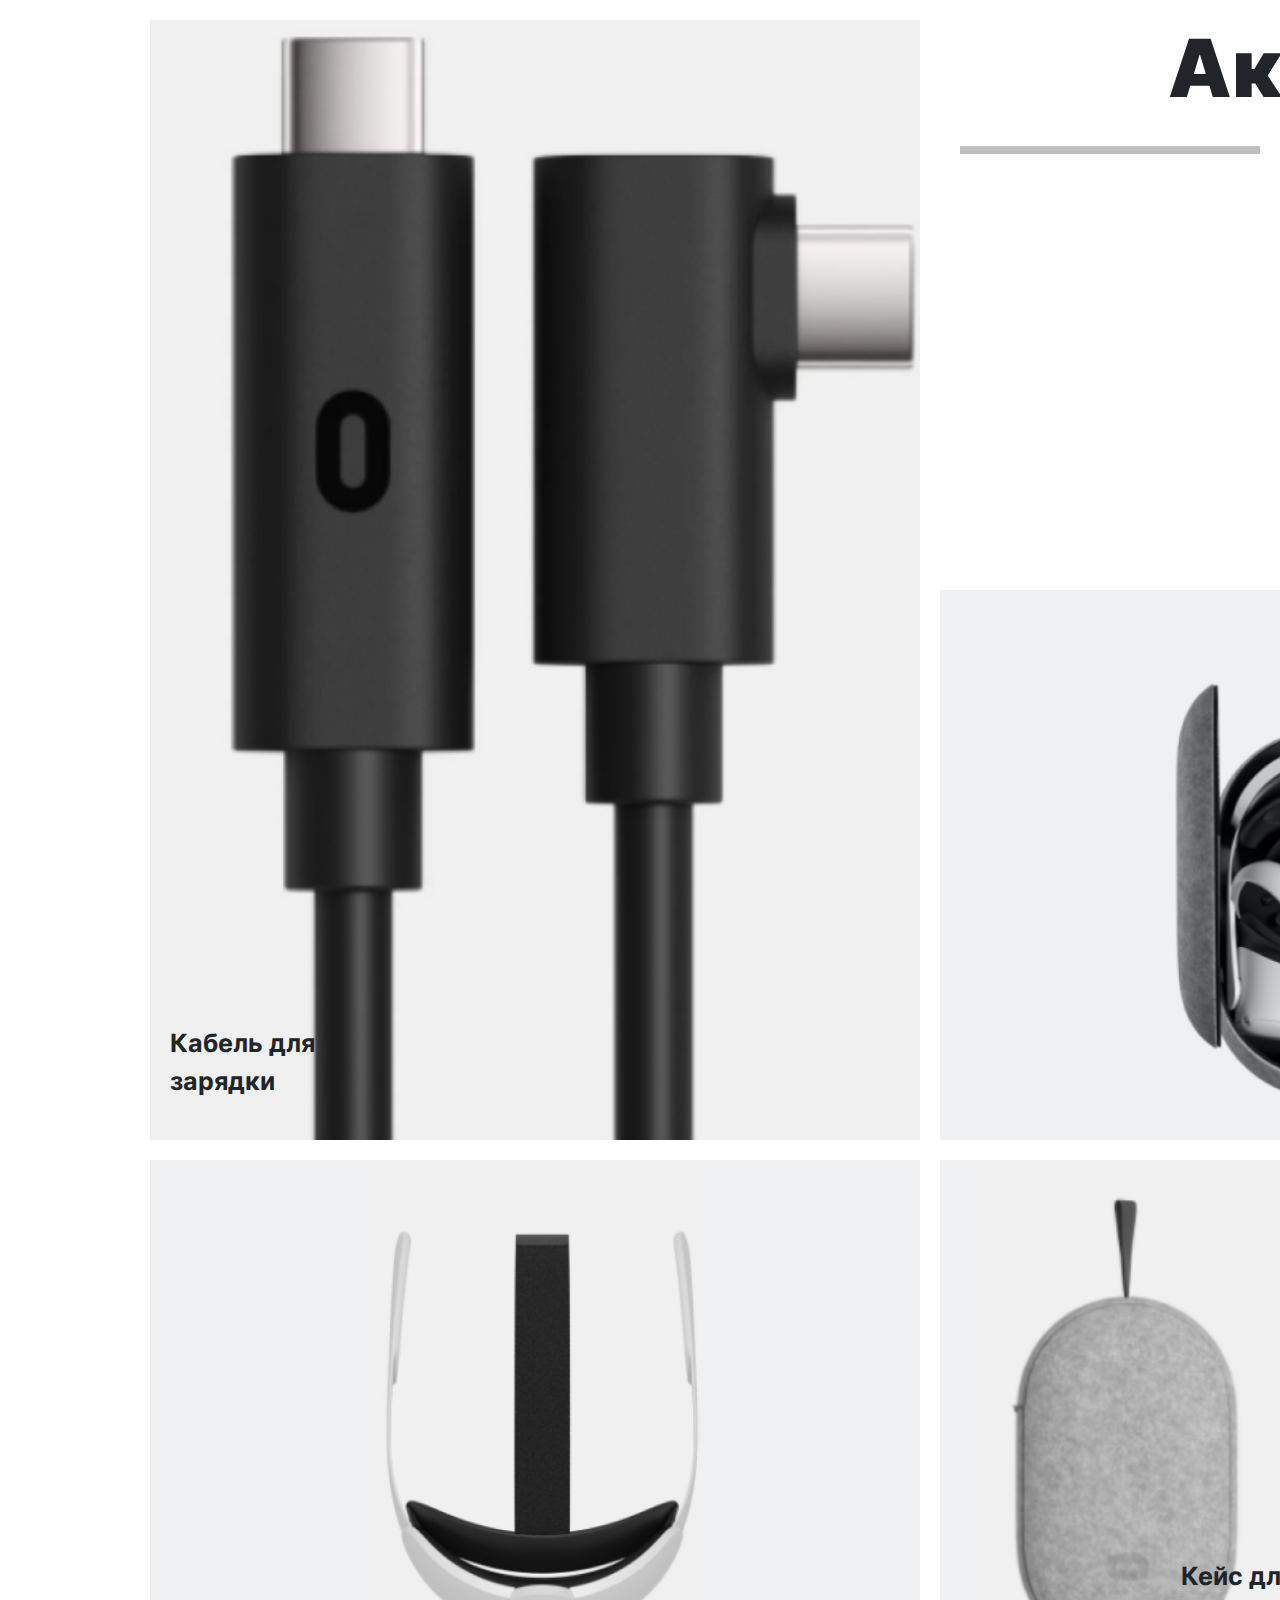
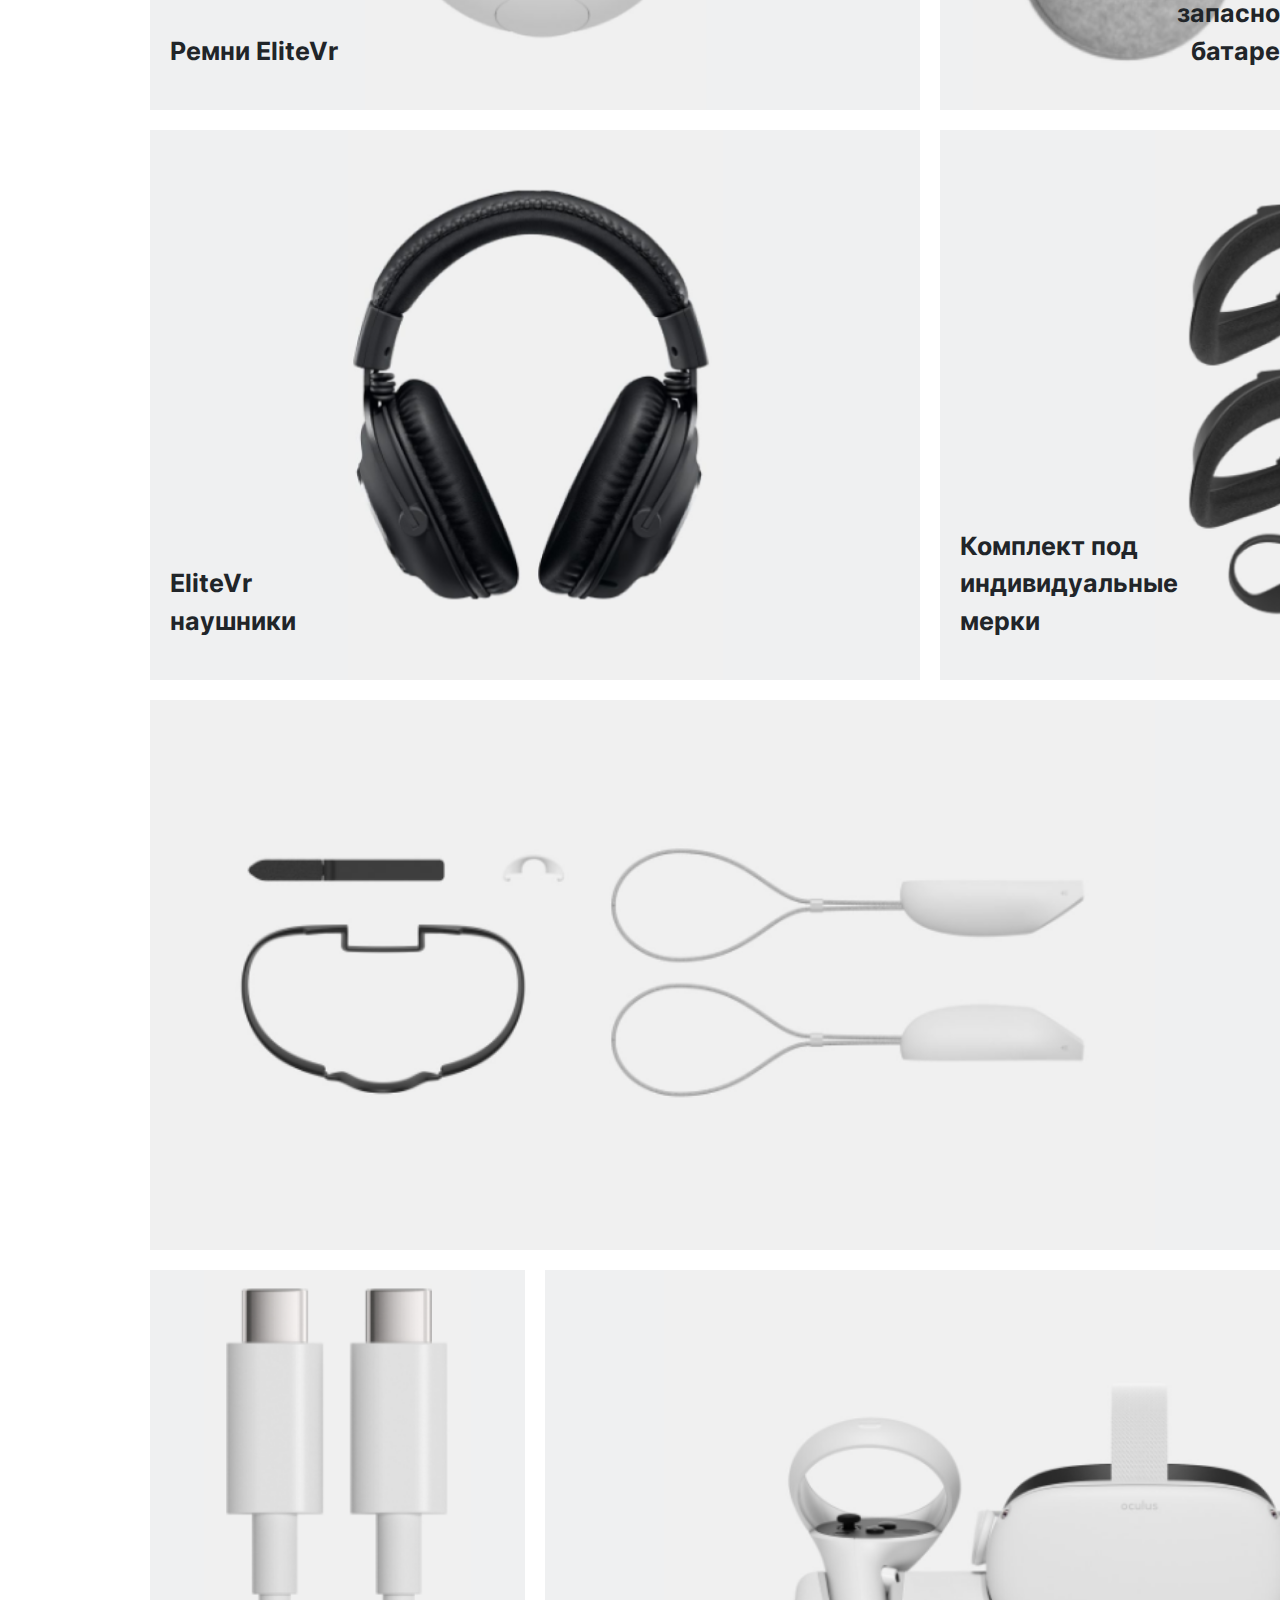
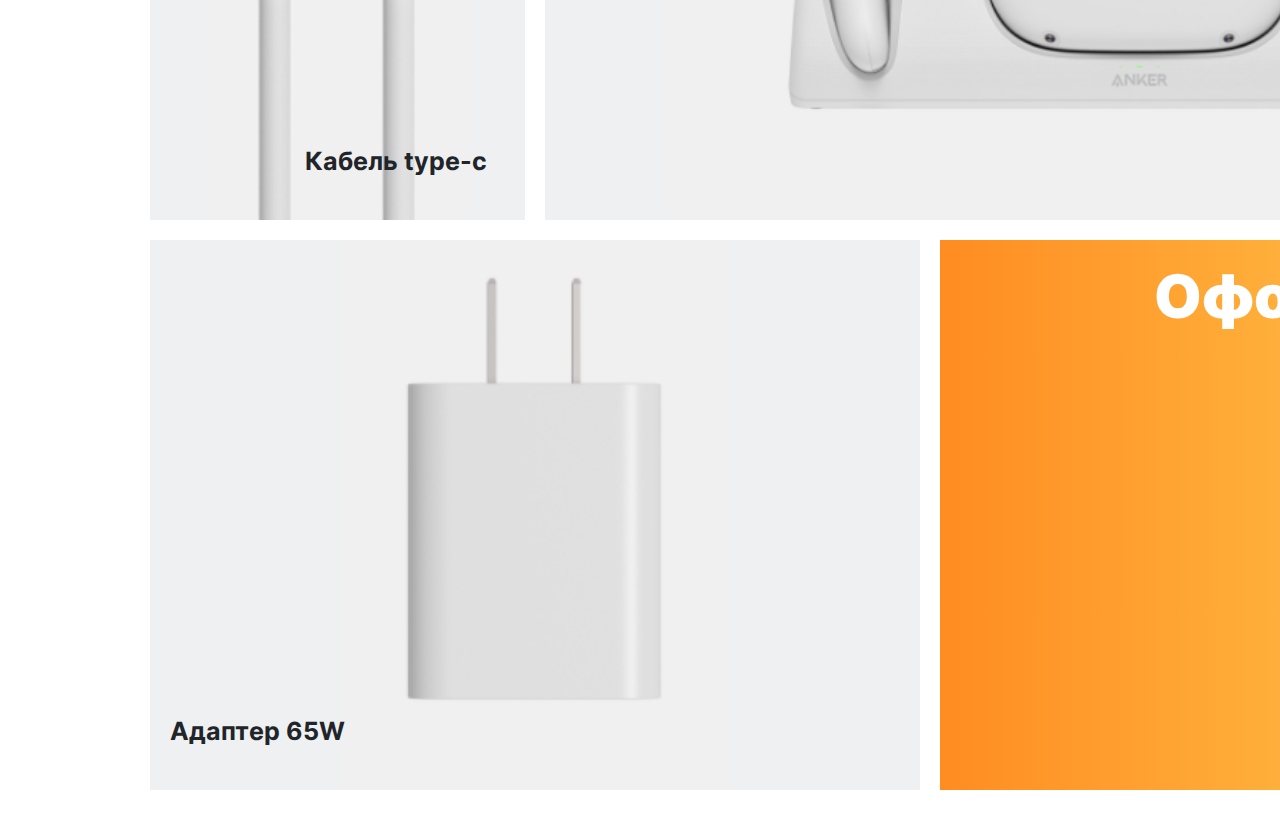
<file: accessories.html>
<!DOCTYPE html>
<html lang="en">
<head>
  <meta charset="UTF-8">
  <meta name="viewport" content="width=device-width, initial-scale=1.0">
  <link href="https://cdn.jsdelivr.net/npm/bootstrap@5.3.3/dist/css/bootstrap.min.css" rel="stylesheet" integrity="sha384-QWTKZyjpPEjISv5WaRU9OFeRpok6YctnYmDr5pNlyT2bRjXh0JMhjY6hW+ALEwIH" crossorigin="anonymous">
  <title>Accessories</title>
  <link rel="stylesheet" href="style.css">
</head>
<body>
  <div class="accessories-layout">
    <div class="accessories-layout-item">
      <p>Кабель для зарядки</p>
    </div>
    <div class="accessories-layout-item">
      <h2>Аксессуары</h2>
      <hr>
    </div>
    <div class="accessories-layout-item">
      <p>Кейс для переноски</p>
    </div>
    <div class="accessories-layout-item">
      <p>Ремни EliteVr</p>
    </div>
    <div class="accessories-layout-item">
      <p>Кейс для запасной батареи</p>
    </div>
    <div class="accessories-layout-item">
      <p>Запасная лицевая подкладка</p>
    </div>
    <div class="accessories-layout-item">
      <p>EliteVr наушники</p>
    </div>
    <div class="accessories-layout-item">
      <p>Комплект под индивидуальные мерки</p>
    </div>
    <div class="accessories-layout-item">
      <p>Комплект расходников</p>
    </div>
    <div class="accessories-layout-item">
      <p>Кабель type-c</p>
    </div>
    <div class="accessories-layout-item">
      <p>Станция беспроводной зарядки</p>
    </div>
    <div class="accessories-layout-item">
      <p>Адаптер 65W</p>
    </div>
    <div class="accessories-layout-item">
      <h3>Оформить заказ</h3>
      <p>Бесплaтная доставка</p>
      <button type="button" class="btn btn-primary acc-btn btn-primary">Купить</button>
    </div>
  </div>
</body>
</html>
</file>
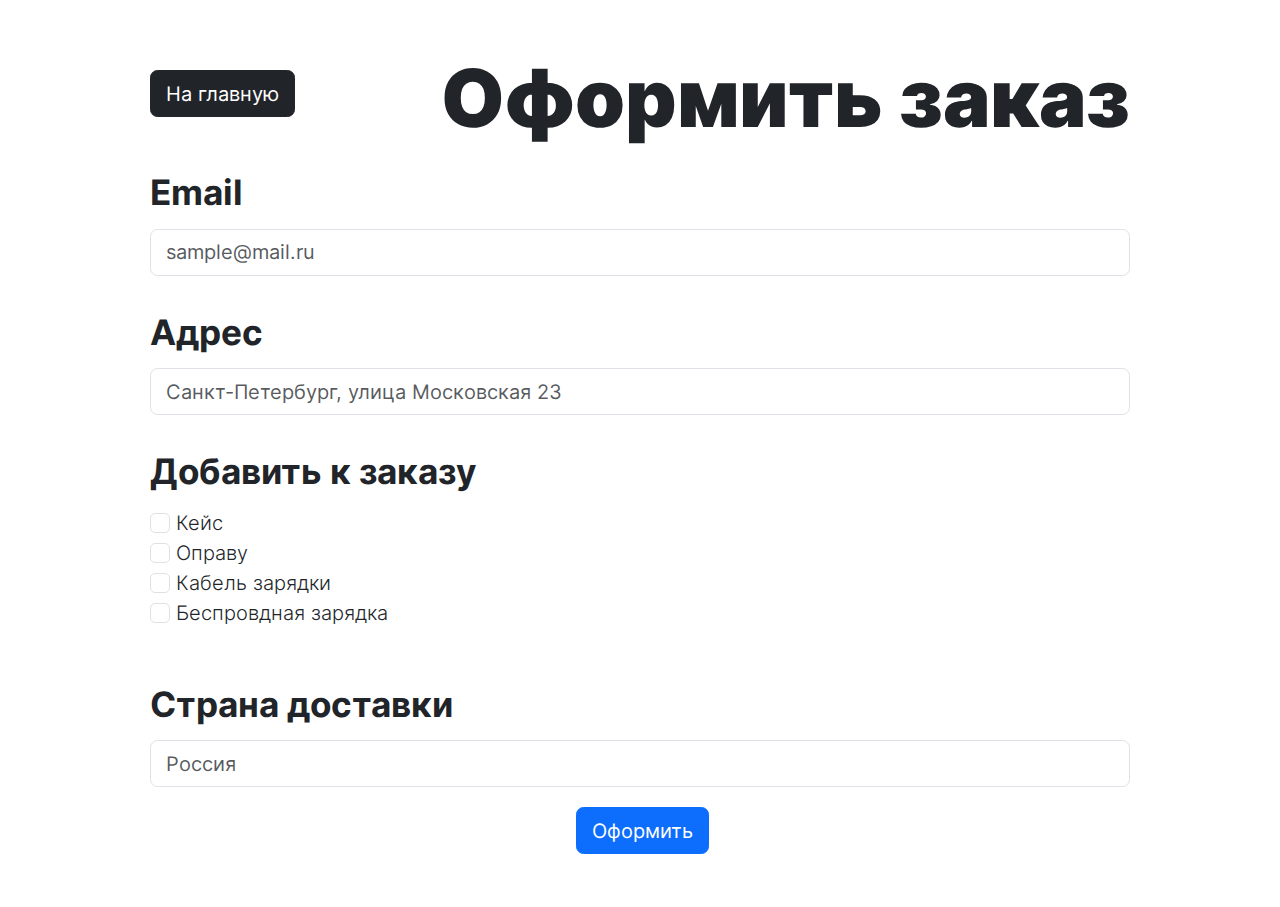
<file: form.html>
<!DOCTYPE html>
<html lang="en">
<head>
  <meta charset="UTF-8">
  <meta name="viewport" content="width=device-width, initial-scale=1.0">
  <link href="https://cdn.jsdelivr.net/npm/bootstrap@5.3.3/dist/css/bootstrap.min.css" rel="stylesheet" integrity="sha384-QWTKZyjpPEjISv5WaRU9OFeRpok6YctnYmDr5pNlyT2bRjXh0JMhjY6hW+ALEwIH" crossorigin="anonymous">
  <link rel="stylesheet" href="style.css">
  <link rel="icon" href="img/favicon.ico">
  <title>VR</title>
</head>
<body>
  <form>
    <div class="container">
      <a type="button" href="index.html" class="btn btn-dark btn-back">На главную</a>
      <h1>Оформить заказ</h1>
      <div class="form-group">
        <label for="exampleInputEmail1" class="form-label ">Email</label>
        <input type="email" class="form-control" id="exampleInputEmail1" aria-describedby="emailHelp" placeholder="sample@mail.ru">
      </div>
      <div class="mb-3">
        <label for="exampleInputPassword1" class="form-label">Адрес</label>
        <input type="password" class="form-control" id="exampleInputPassword1" placeholder="Санкт-Петербург, улица Московская 23">
      </div>
      <div class="mb-3">
        <p class="form-label">Добавить к заказу</p>
        <div class="form-options">
          <div class="form-option">
            <input type="checkbox" class="form-check-input" id="exampleCheck1">
            <label class="form-check-label" for="exampleCheck1">Кейс</label>
          </div>
          <div class="form-option">
            <input type="checkbox" class="form-check-input" id="exampleCheck1">
            <label class="form-check-label" for="exampleCheck1">Оправу</label>
          </div>
          <div class="form-option">
            <input type="checkbox" class="form-check-input" id="exampleCheck1">
            <label class="form-check-label" for="exampleCheck1">Кабель зарядки</label>
          </div>
          <div class="form-option">
            <input type="checkbox" class="form-check-input" id="exampleCheck1">
            <label class="form-check-label" for="exampleCheck1">Беспровдная зарядка</label> 
          </div>
        </div>
      </div>
      <div class="mb-3">
        <label for="exampleInputPassword1" class="form-label">Страна доставки</label>
        <input type="password" class="form-control" id="exampleInputPassword1" placeholder="Россия">
      </div>
      <button type="submit" class="btn form-btn btn-primary">Оформить</button>
    </div>
  </form>
</body>
</html>
</file>
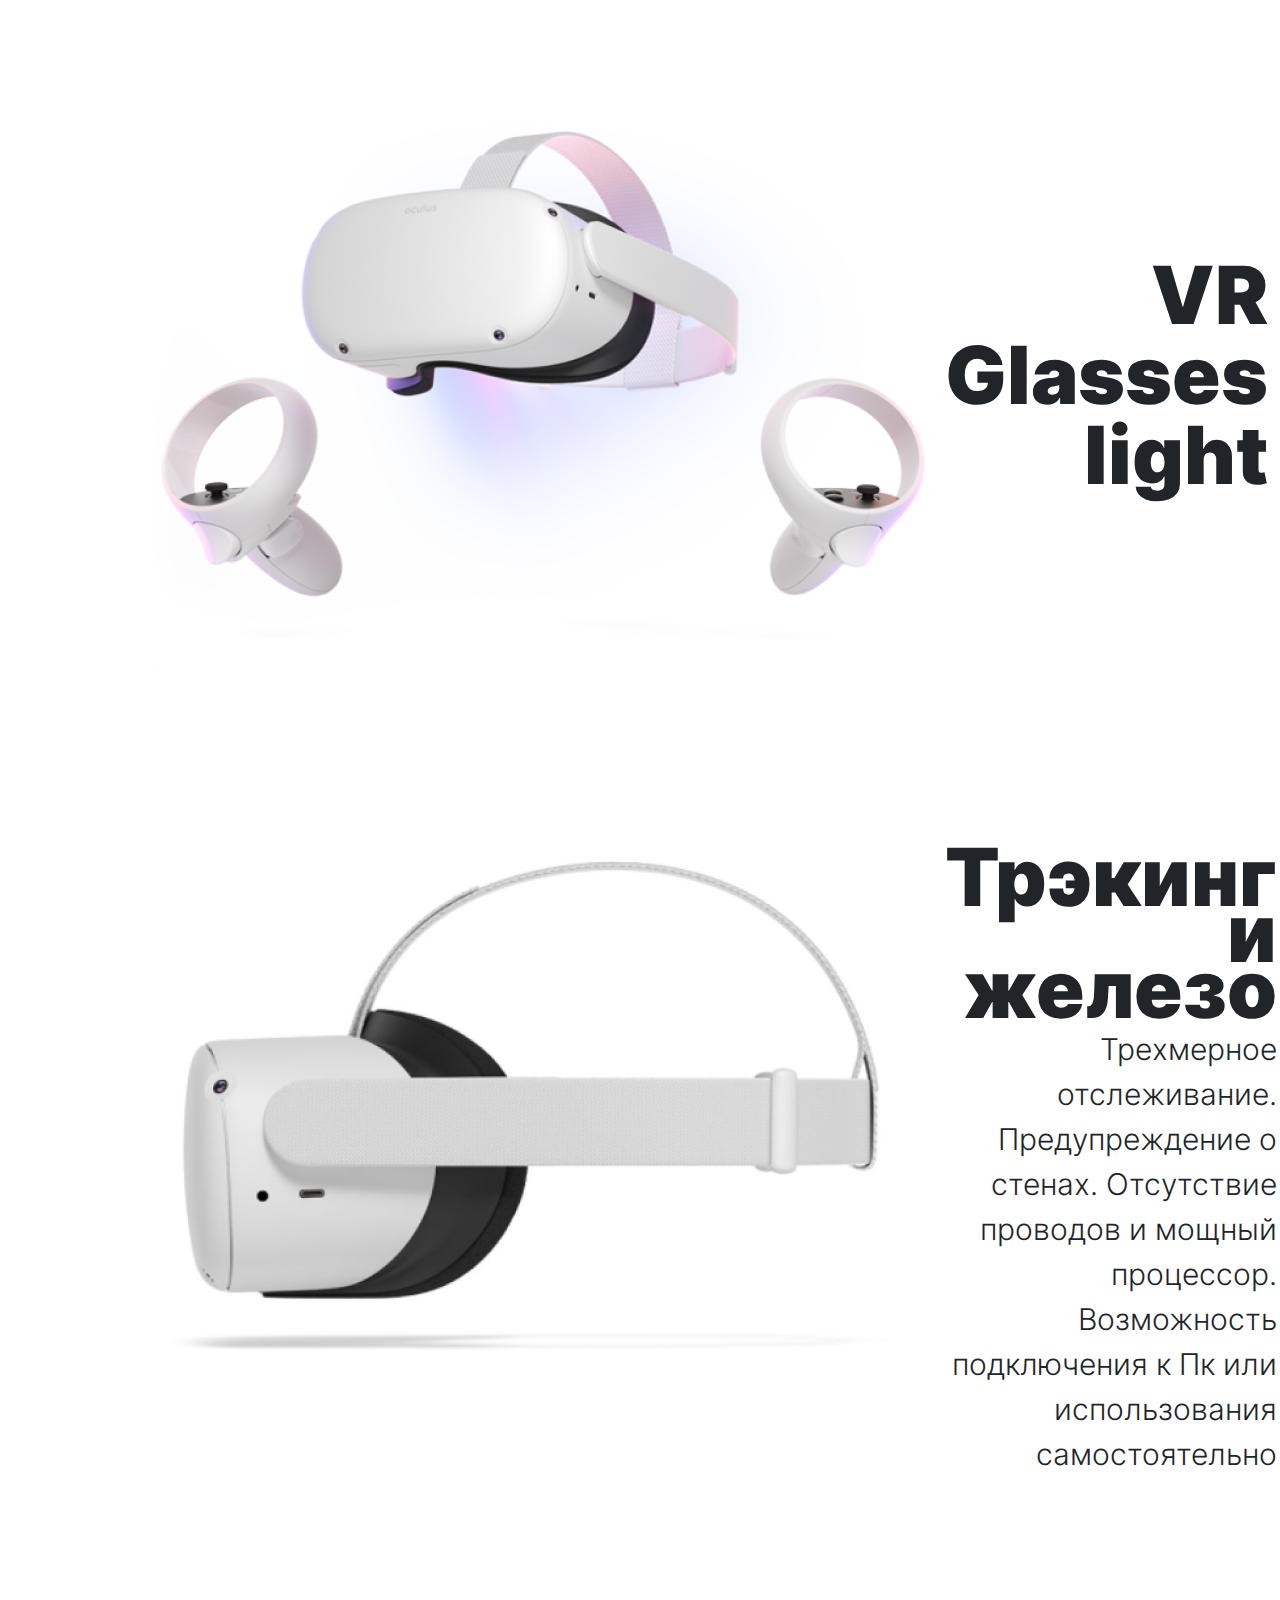
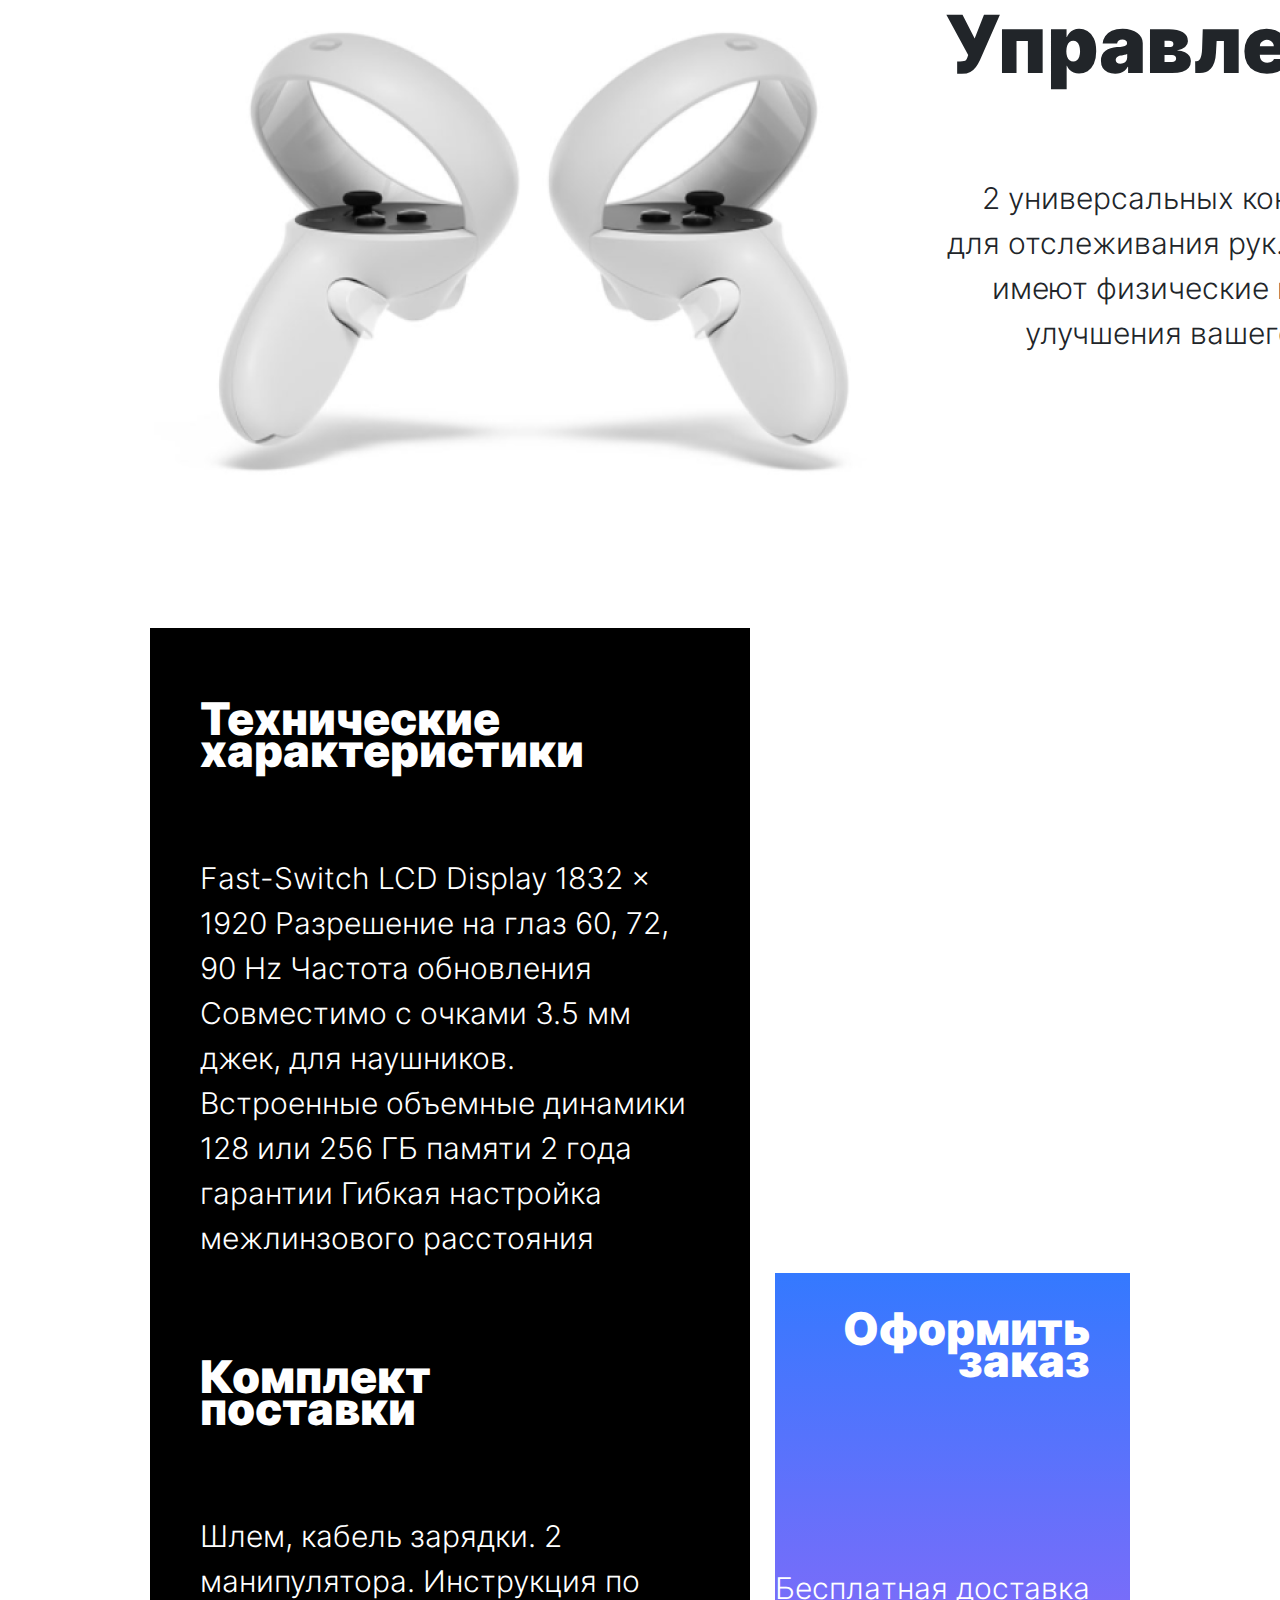
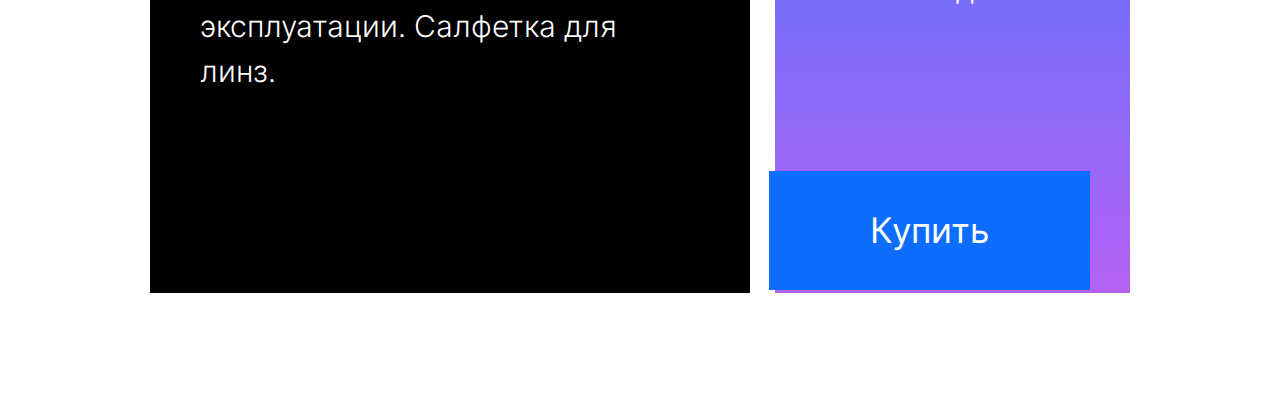
<file: VRlight.html>
<!DOCTYPE html>
<html lang="en">
<head>
  <meta charset="UTF-8">
  <meta name="viewport" content="width=device-width, initial-scale=1.0">
  <title>VRlight</title>
  <link href="https://cdn.jsdelivr.net/npm/bootstrap@5.3.3/dist/css/bootstrap.min.css" rel="stylesheet" integrity="sha384-QWTKZyjpPEjISv5WaRU9OFeRpok6YctnYmDr5pNlyT2bRjXh0JMhjY6hW+ALEwIH" crossorigin="anonymous">
  <link rel="stylesheet" href="style.css">
  <link rel="icon" href="img/favicon.ico">
</head>
<body>
  <section class="vr-light">
    <div class="container">
      <div class="vr-light-cards">
        <div class="vr-light-card">
          <img src="css/vrlight/img/vr-light-page-img1.png">
          <h1>VR Glasses light</h1>
          <hr>
        </div>
        <div class="vr-light-card">
          <img src="css/vrlight/img/vr-light-page-img2.png">
          <div class="vr-light-card-text">
            <h2>Трэкинг и железо</h2>
            <p>Трехмерное отслеживание. Предупреждение о стенах. Отсутствие проводов и мощный процессор. Возможность подключения к Пк или использования самостоятельно</p>
          </div>
        </div>
        <div class="vr-light-card">
          <img src="css/vrlight/img/vr-light-page-img3.png">
          <div class="vr-light-card-text">
            <h2>Управление</h2>
            <p>2 универсальных контроллера, для отслеживания рук. Геймпады имеют физические кнопки для улучшения вашего игрового опыта</p>
          </div>
        </div>
      </div>
      <div class="vr-light-layout">
        <div class="vr-light-layout-item">
          <h2>Технические характеристики</h2>
          <p>
            Fast-Switch LCD Display
            1832 x 1920 Разрешение на глаз
            60, 72, 90 Hz Частота обновления
            Совместимо с очками 3.5 мм джек, для наушников. Встроенные объемные динамики
            128 или 256 ГБ памяти
            2 года гарантии
            Гибкая настройка межлинзового расстояния 
          </p>
          <h2>Комплект поставки</h2>
          <p>Шлем, кабель зарядки. 2 манипулятора. Инструкция по эксплуатации. Салфетка для линз.</p>
        </div>
        <div class="vr-light-layout-item">
          <h2>Оформить заказ</h2>
          <p>Бесплaтная доставка</p>
          <button type="button" class="btn vr-btn btn-primary">Купить</button>  
        </div>
        <div class="vr-light-layout-item"></div>
      </div>
    </div>
  </section>
</body>
</html>
</file>
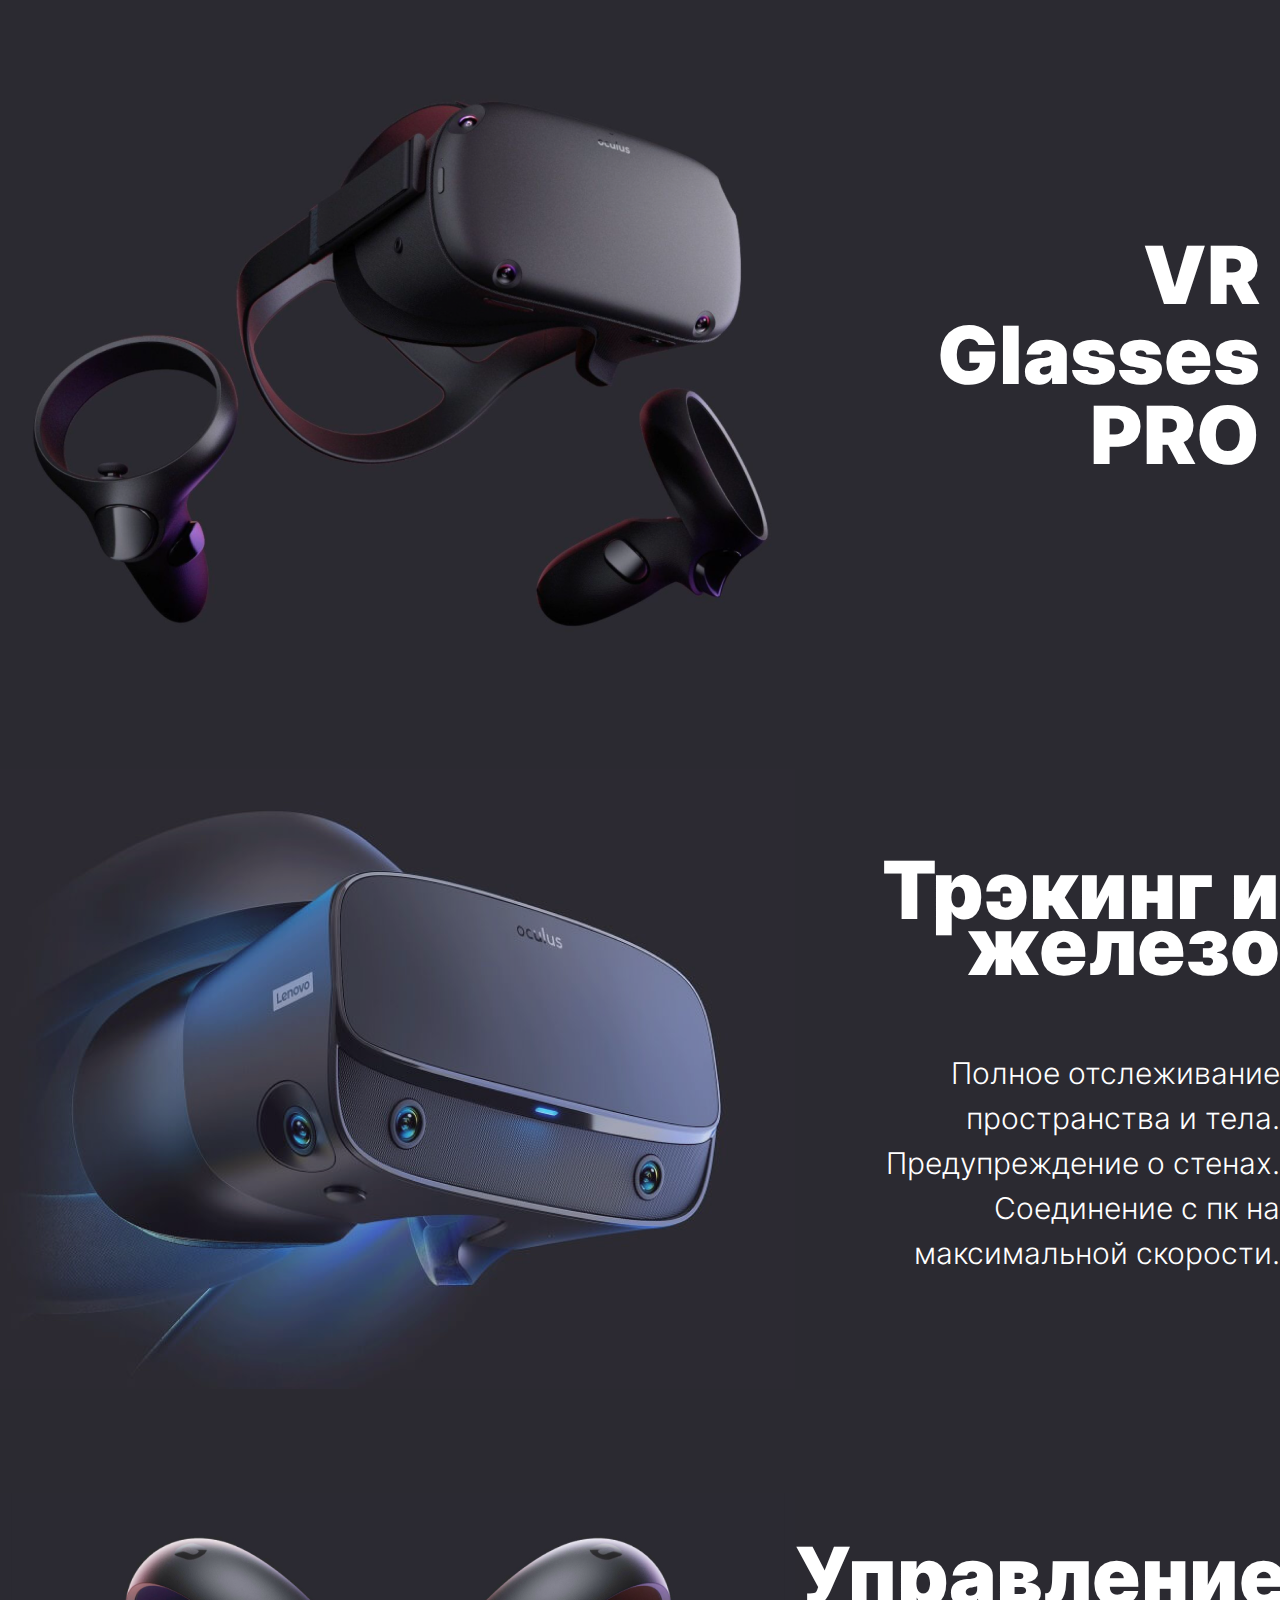
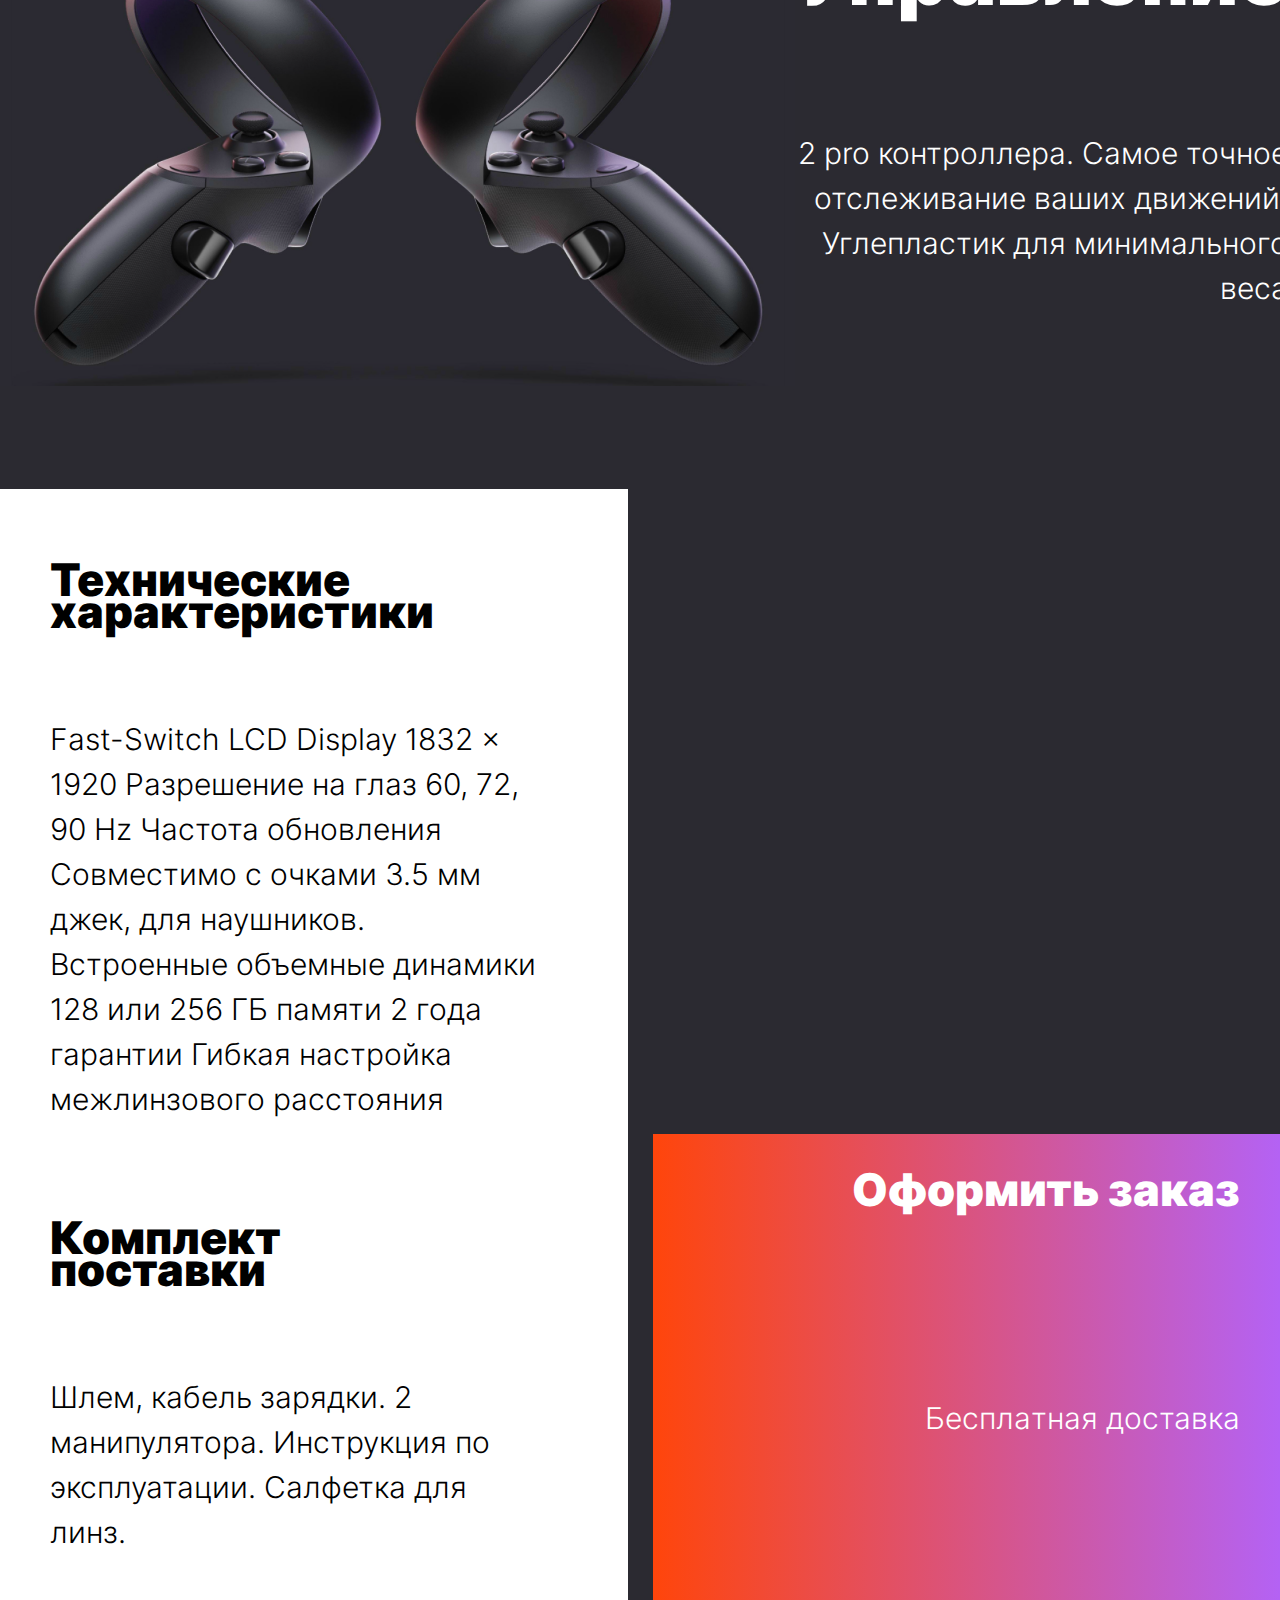
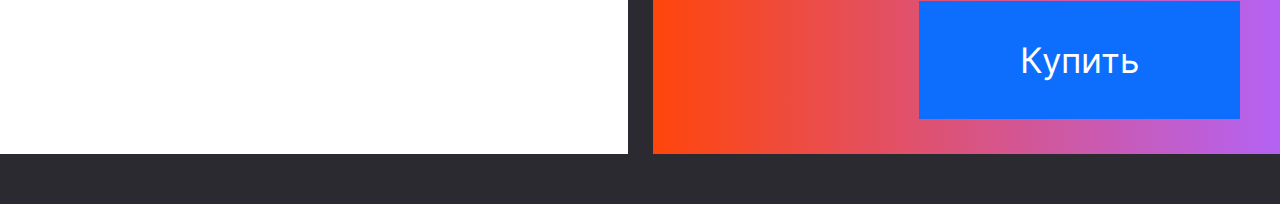
<file: VRpro.html>
<!DOCTYPE html>
<html lang="en">
<head>
  <meta charset="UTF-8">
  <meta name="viewport" content="width=device-width, initial-scale=1.0">
  <title>VRpro</title>
  <link href="https://cdn.jsdelivr.net/npm/bootstrap@5.3.3/dist/css/bootstrap.min.css" rel="stylesheet" integrity="sha384-QWTKZyjpPEjISv5WaRU9OFeRpok6YctnYmDr5pNlyT2bRjXh0JMhjY6hW+ALEwIH" crossorigin="anonymous">
  <link rel="stylesheet" href="style.css">
  <link rel="icon" href="img/favicon.ico">
</head>
<body class="vr-body">
  <section class="vr-pro">
    <div class="container">
      <div class="vr-pro-cards">
        <div class="vr-pro-card">
          <img src="css/vrpro/img/vr-pro-page-img1.png">
          <h1>VR Glasses PRO</h1>
          <hr>
        </div>
        <div class="vr-pro-card">
          <img src="css/vrpro/img/vr-pro-page-img2.png">
          <div class="vr-pro-card-text">
            <h2>Трэкинг и железо</h2>
            <p>Полное отслеживание пространства и тела. Предупреждение о стенах. Соединение с пк на максимальной скорости.</p>
          </div>
        </div>
        <div class="vr-pro-card">
          <img src="css/vrpro/img/vr-pro-page-img3.png">
          <div class="vr-pro-card-text">
            <h2>Управление</h2>
            <p>
              2 pro контроллера. Самое точное отслеживание ваших движений. Углепластик для минимального веса
            </p>
          </div>
        </div>
      </div>
      <div class="vr-pro-layout">
        <div class="vr-pro-layout-item">
          <h2>Технические характеристики</h2>
          <p>
            Fast-Switch LCD Display
            1832 x 1920 Разрешение на глаз
            60, 72, 90 Hz Частота обновления
            Совместимо с очками 3.5 мм джек, для наушников. Встроенные объемные динамики
            128 или 256 ГБ памяти
            2 года гарантии
            Гибкая настройка межлинзового расстояния 
          </p>
          <h2>Комплект поставки</h2>
          <p>Шлем, кабель зарядки. 2 манипулятора. Инструкция по эксплуатации. Салфетка для линз.</p>
        </div>
        <div class="vr-pro-layout-item">
          <h2>Оформить заказ</h2>
          <p>Бесплaтная доставка</p>
          <button type="button" class="btn btn-primary vr-btn btn-primary">Купить</button>  
        </div>
        <div class="vr-pro-layout-item"></div>
      </div>
    </div>
  </section>
</body>
</html>
</file>
<file: style.css>
@import url("css/basic_styles.css");
@import url("css/default_styles.css");
@import url("css/variables.css");
</file>
